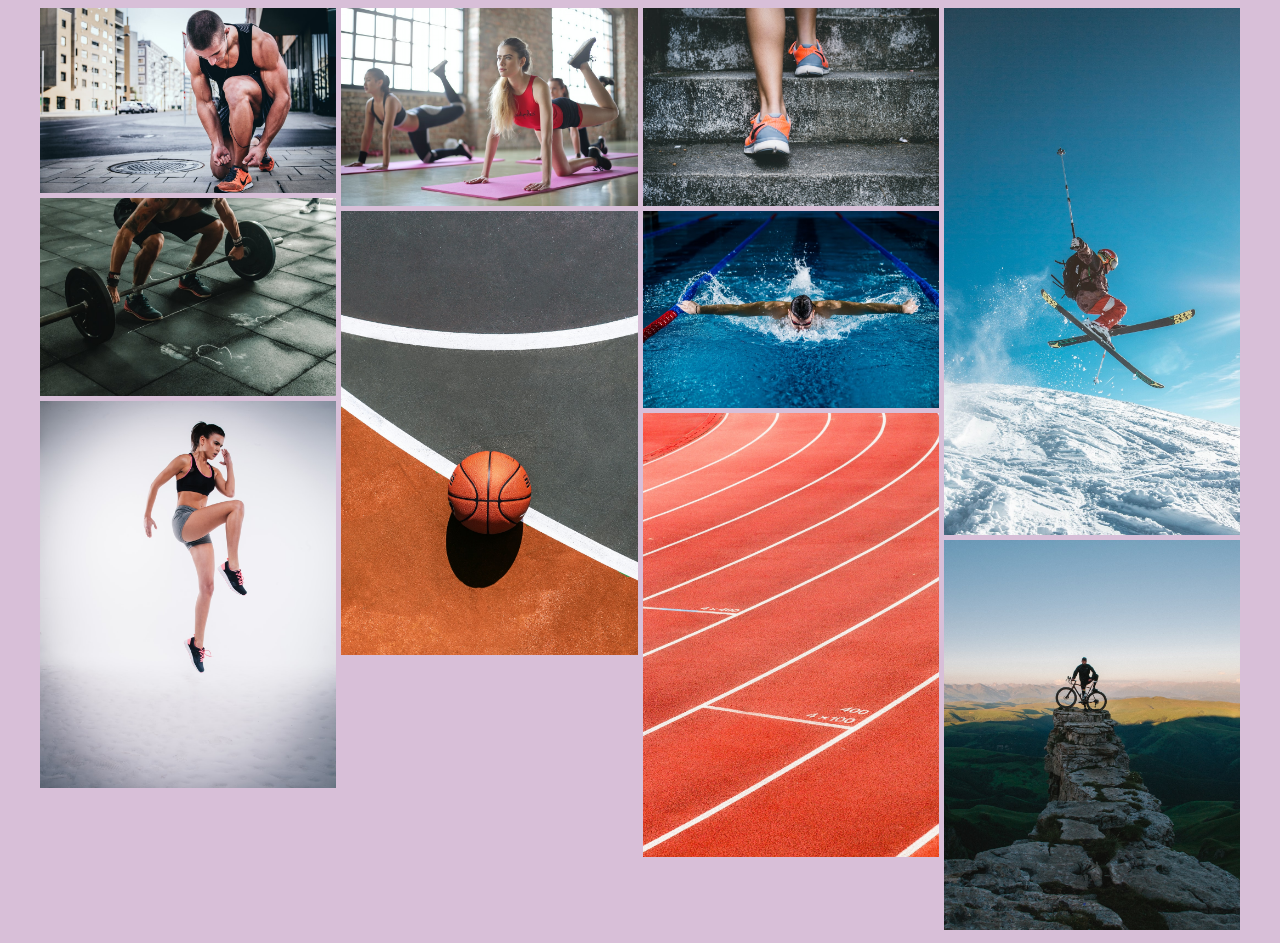
<file: ex01/src/index.html>
<!DOCTYPE html>
<html lang="en">
  <head>
    <meta charset="UTF-8" />
    <meta http-equiv="X-UA-Compatible" content="IE=edge" />
    <meta name="viewport" content="width=device-width, initial-scale=1.0" />
    <title>Gallery's page</title>
    <link rel="stylesheet" href="../styles/index.css" />
  </head>
  <body>
    <main>
      <div class="gallery">
        <a href="image01.html" class="hover">
          <span class="title"><h1>Marathon</h1></span>
          <img src="../images/img1.jpg" alt="Man tying shoes" />
        </a>
        <a href="image05.html" class="hover">
          <span class="title"><h1>Weight Lifting</h1></span>
          <img src="../images/img5.jpg" alt="Man lifting weights"
        /></a>
        <a href="image08.html" class="hover">
          <span class="title"><h1>Jogging</h1></span>
          <img src="../images/img8.jpg" alt="Woman jumping"
        /></a>
        <a href="image02.html" class="hover">
          <span class="title"><h1>Gymnastics</h1></span>
          <img src="../images/img2.jpg" alt="Woman exercising"
        /></a>
        <a href="image06.html" class="hover">
          <span class="title"><h1>Basketball</h1></span>
          <img src="../images/img6.jpg" alt="Basketball on the ground"
        /></a>
        <div></div>
        <a href="image03.html" class="hover">
          <span class="title"><h1 class="modal-button">Climbing</h1></span>
          <img src="../images/img3.jpg" alt="Nike running shoes"
        /></a>
        <a href="image07.html" class="hover">
          <span class="title"><h1>Swimming</h1></span>
          <img src="../images/img7.jpg" alt="Man swimming butterfly"
        /></a>
        <a href="image09.html" class="hover">
          <span class="title"><h1>Running</h1></span>
          <img src="../images/img9.jpg" alt="Running track"
        /></a>
        <a href="image04.html" class="hover">
          <span class="title"><h1>Skiing</h1></span>
          <img src="../images/img4.jpg" alt="Man skiing"
        /></a>
        <a href="image10.html" class="hover">
          <span class="title"><h1>Cycling</h1></span>
          <img
            src="../images/img10.jpg"
            alt="Man with bike on top of the mountain"
        /></a>
      </div>
    </main>

    <div class="modal">
      <span class="close">&times;</span>
      <img id="img-modal" />
      <div id="modal-content"></div>
    </div>

    <script type="text/javascript" src="../scripts/index.js"></script>
  </body>
</html>
</file>
<file: ex01/styles/index.css>
* {
  background-color: thistle;
}

main {
  position: relative;
  max-width: 1200px;
  margin: 0 auto;
}

.gallery {
  line-height: 0;
  -webkit-column-count: 4;
  -webkit-column-gap: 5px;
  -moz-column-count: 4;
  -moz-column-gap: 5px;
  column-count: 4;
  column-gap: 5px;
}

.gallery img {
  width: 100% !important;
  height: auto !important;
  margin-bottom: 5px;
}

img:hover {
  opacity: 0.5;
}

a span {
  visibility: hidden;
}

a:hover span {
  visibility: visible;
  color: black;
}

.title {
  position: absolute;
}


a {
  text-decoration: none;
  break-before: avoid;
  display: inline-block;
}


/* modal */

.modal {
  position: fixed;
  top: 0;
  right: 0;
  bottom: 0;
  left: 0;
  background: rgba(255, 255, 255, 0.5);
  display: flex;
  justify-content: center;
  align-items: center;
  display: none;
}

.modal img {
  max-width: 900px;
  width: 100%;
  opacity: 0;
  transform: translateY(-100px);
  -webkit-transform: translateY(-100px);
  -moz-transform: translateY(-100px);
  -ms-transform: translateY(-100px);
  -o-transform: translateY(-100px);
}

.modal-content {
  color: white;
  position: relative;
  background-color: #171b20;
  margin: auto;
  padding: 0;
  border: 1px solid #888;
  width: 80%;
  box-shadow: 0 4px 8px 0 rgba(0, 0, 0, 0.2), 0 6px 20px 0 rgba(0, 0, 0, 0.19);
  -webkit-animation-name: animatetop;
  -webkit-animation-duration: 0.4s;
  animation-name: animatetop;
  animation-duration: 0.4s;
}

/* Close Button */
.close {
  color: #f0b823;
  float: right;
  font-size: 40px;
  font-weight: bold;
}

.close:hover,
.close:focus {
  color: #fff;
  text-decoration: none;
  cursor: pointer;
}
</file>
